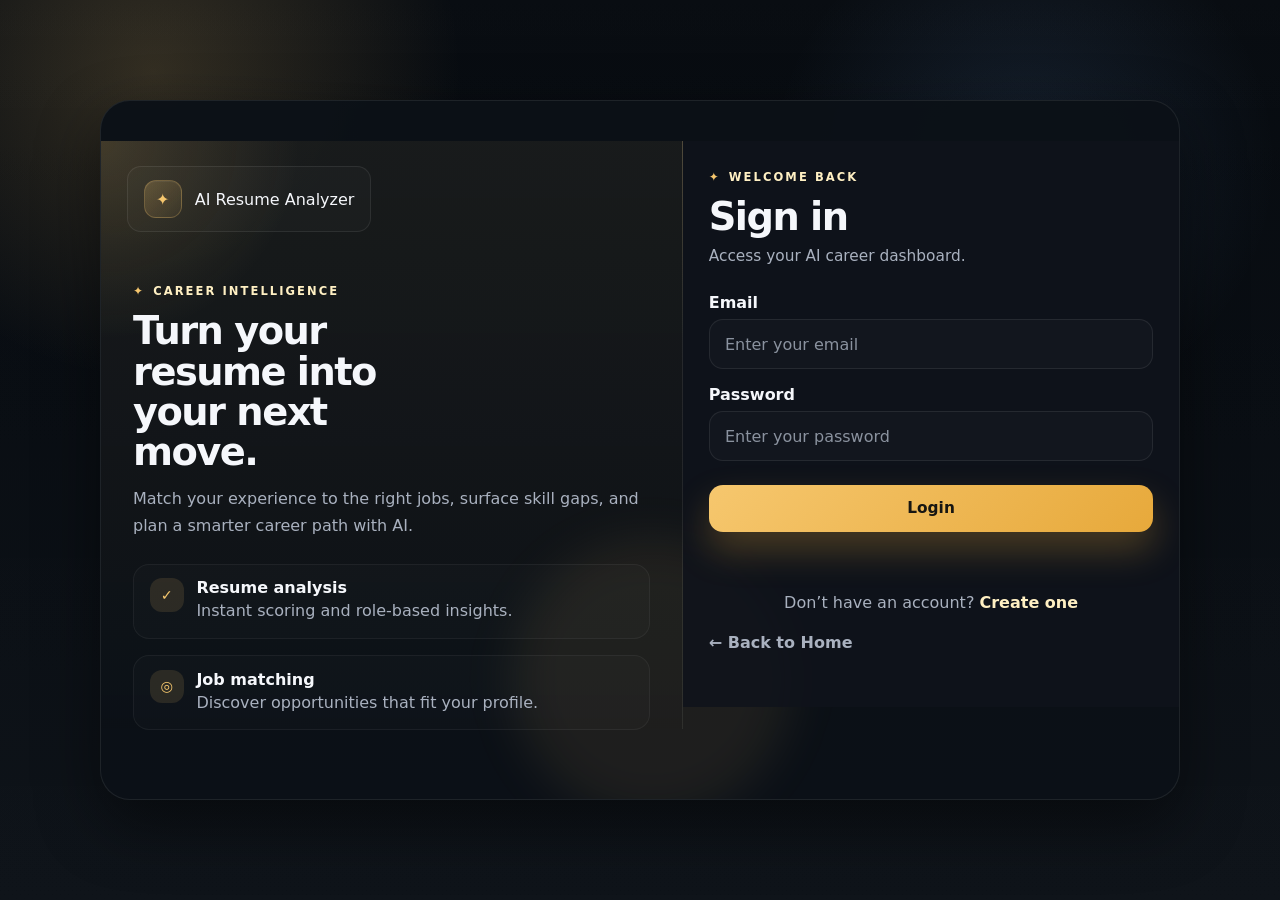
<file: frontend/index.html>
﻿<!DOCTYPE html>
<html lang="en">
<head>
    <meta charset="UTF-8">
    <meta name="viewport" content="width=device-width, initial-scale=1.0">
    <title>AI Resume Analyzer</title>
</head>
<body>

<script>
    window.location.href = "pages/login.html";
</script>

</body>
</html>
</file>
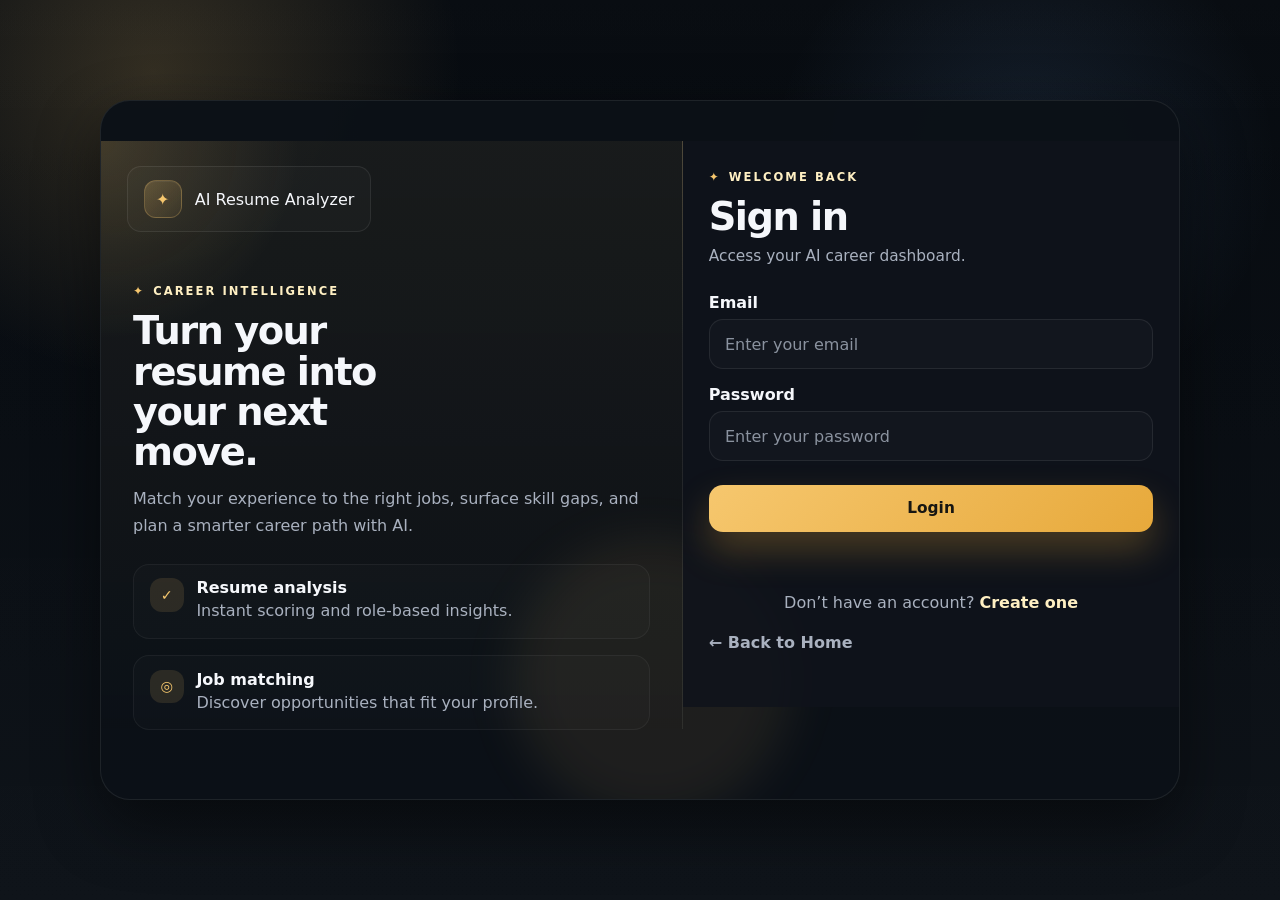
<file: frontend/pages/dashboard.html>
﻿<!DOCTYPE html>
<html lang="en">

<head>
    <meta charset="UTF-8">
    <meta name="viewport" content="width=device-width, initial-scale=1.0">

    <title>Dashboard - AI Resume Analyzer</title>

    <link rel="stylesheet" href="../css/style.css">
</head>

<body>

<header class="dashboard-header">
    <div class="brand">
        <span class="brand-mark">✦</span>
        <span>AI Resume Analyzer</span>
    </div>

    <div class="header-actions">
        <span class="status-pill">
            <span class="status-dot"></span>
            AI Online
        </span>

        <button id="logoutButton" class="btn btn-secondary">Logout</button>
    </div>
</header>


<div class="dashboard-layout">
    <aside class="sidebar">
        <div class="sidebar-brand">
            <div class="sidebar-logo">✦</div>
            <div>
                <strong>Resume AI</strong>
                <small>Career Intelligence</small>
            </div>
        </div>

        <nav class="sidebar-nav">
            <a href="#overview" class="nav-item active"><span>⌂</span>Overview</a>
            <a href="#resumes" class="nav-item"><span>▣</span>My Resumes</a>
            <a href="#jobRecommendationsSection" class="nav-item"><span>◈</span>Job Matches</a>
            <a href="#careerAdvisorSection" class="nav-item"><span>✦</span>Career AI</a>
            <a href="#roadmapSection" class="nav-item"><span>➜</span>Roadmap</a>
        </nav>

        <div class="sidebar-bottom">
            <div class="sidebar-ai-card">
                <div class="mini-ai-icon">✦</div>
                <strong>AI Career Coach</strong>
                <p>Get personalized recommendations based on your resume.</p>
            </div>
        </div>
    </aside>

    <main class="dashboard-container">
        <section id="overview" class="welcome-section">
            <div class="hero-content">
                <div>
                    <span class="eyebrow">AI career intelligence</span>
                    <h1 id="dashboardTitle">Dashboard</h1>
                    <p id="dashboardDescription">Welcome to AI Resume Analyzer.</p>
                </div>

                <div class="hero-visual" aria-hidden="true">
                    <div class="hero-orbit"></div>
                    <div class="hero-core">✦</div>
                </div>
            </div>
        </section>

        <section class="stats-grid">
            <div class="stat-card">
                <div class="stat-icon purple">✦</div>
                <div>
                    <span>Resume Score</span>
                    <strong id="resumeScore">--</strong>
                </div>
            </div>

            <div class="stat-card">
                <div class="stat-icon blue">◈</div>
                <div>
                    <span>Detected Skills</span>
                    <strong id="skillsCount">--</strong>
                </div>
            </div>

            <div class="stat-card">
                <div class="stat-icon green">✓</div>
                <div>
                    <span>Job Matches</span>
                    <strong id="matchesCount">--</strong>
                </div>
            </div>

            <div class="stat-card">
                <div class="stat-icon orange">!</div>
                <div>
                    <span>Missing Skills</span>
                    <strong id="missingSkillsCount">--</strong>
                </div>
            </div>
        </section>


        <!-- ================= JOB SEEKER ================= -->

        <div
            id="jobSeekerDashboard"
            style="display:none;"
        >


            <!-- UPLOAD -->

            <section class="dashboard-card upload-card">
                <div class="card-heading">
                    <div>
                        <span class="section-label">Step 01</span>
                        <h2>Upload your resume</h2>
                        <p>Let AI analyze your experience, skills, and education.</p>
                    </div>
                    <div class="upload-icon">↑</div>
                </div>

                <form id="uploadForm">
                    <div class="drop-zone">
                        <div class="drop-icon">↑</div>
                        <strong>Choose your resume</strong>
                        <span>PDF or DOCX · Maximum recommended size 10MB</span>
                        <input type="file" id="resumeFile" accept=".pdf,.docx" required>
                    </div>

                    <button type="submit" class="btn btn-primary upload-button">Analyze Resume <span>→</span></button>
                </form>

                <p id="uploadMessage" class="message"></p>
            </section>


            <!-- ================= SCORE + PROGRESS ================= -->

            <section class="insights-grid">
                <div class="dashboard-card score-card">
                    <div>
                        <span class="section-label">AI Analysis</span>
                        <h2>Resume Score</h2>
                        <p class="score-description">Your score will be calculated after analyzing your resume.</p>
                    </div>

                    <div class="score-wrapper">
                        <div class="score-circle">
                            <div class="score-circle-inner">
                                <strong id="scoreCircleValue">--</strong>
                                <span>/ 100</span>
                            </div>
                        </div>
                    </div>
                </div>

                <div class="dashboard-card progress-card">
                    <span class="section-label">Career Progress</span>
                    <h2>AI Engineer Path</h2>

                    <div class="progress-list">
                        <div class="progress-row">
                            <div><span>Python</span><strong>✓</strong></div>
                            <div class="progress-bar"><span style="width:100%"></span></div>
                        </div>

                        <div class="progress-row">
                            <div><span>Machine Learning</span><strong>--</strong></div>
                            <div class="progress-bar"><span style="width:45%"></span></div>
                        </div>

                        <div class="progress-row">
                            <div><span>Deep Learning</span><strong>--</strong></div>
                            <div class="progress-bar"><span style="width:20%"></span></div>
                        </div>

                        <div class="progress-row">
                            <div><span>TensorFlow / PyTorch</span><strong>--</strong></div>
                            <div class="progress-bar"><span style="width:10%"></span></div>
                        </div>
                    </div>
                </div>
            </section>


            <!-- ================= RESUMES ================= -->

            <section id="resumes" class="dashboard-card">
                <div class="section-header">
                    <div>
                        <span class="section-label">Documents</span>
                        <h2>My Resumes</h2>
                        <p>Manage and analyze your uploaded resumes.</p>
                    </div>
                    <button id="refreshResumes" class="btn btn-secondary">↻ Refresh</button>
                </div>

                <div id="resumeList">
                    <p>Loading resumes...</p>
                </div>
            </section>


            <!-- ================= ANALYSIS ================= -->

            <section id="analysisSection" class="dashboard-card" style="display:none;">
                <div class="section-header">
                    <div>
                        <span class="section-label">AI report</span>
                        <h2>Resume Analysis</h2>
                    </div>
                </div>
                <div id="analysisResult"></div>
            </section>


            <!-- ================= JOBS ================= -->

            <section id="jobRecommendationsSection" class="dashboard-card" style="display:none;">
                <div class="section-header">
                    <div>
                        <span class="section-label">Opportunities</span>
                        <h2>Best job matches</h2>
                    </div>
                </div>
                <div id="jobRecommendationsResult"></div>
            </section>


            <!-- ================= CAREER AI ================= -->

            <section id="careerAdvisorSection" class="dashboard-card career-ai-card" style="display:none;">
                <div class="ai-header">
                    <div class="ai-avatar">✦</div>
                    <div>
                        <span class="section-label">AI career coach</span>
                        <h2>Career Advisor</h2>
                        <p>Ask anything about your next career move.</p>
                    </div>
                </div>

                <textarea id="careerQuestion" rows="5" placeholder="What should I learn next to become an AI Engineer?"></textarea>
                <button id="askCareerButton" class="btn btn-primary">Ask Career Advisor <span>→</span></button>
                <div id="careerAdvisorResult" class="analysis-box" style="display:none;"></div>
            </section>


            <!-- ================= ROADMAP ================= -->

            <section id="roadmapSection" class="dashboard-card roadmap-card" style="display:none;">
                <div class="section-header">
                    <div>
                        <span class="section-label">Roadmap</span>
                        <h2>Personalized Learning Roadmap</h2>
                        <p>Build the skills you are missing in the right order.</p>
                    </div>
                    <div class="roadmap-icon">◈</div>
                </div>
                <div class="roadmap-actions">
                    <button id="generateRoadmapButton" class="btn btn-primary">Generate My Roadmap <span>→</span></button>
                    <span class="roadmap-action-note">Turn your skill gaps into a practical sequence.</span>
                </div>
                <div id="roadmapResult" class="analysis-box" style="display:none;"></div>
            </section>

        </div>


        <!-- ================= EMPLOYER ================= -->

        <div id="employerDashboard" style="display:none;">
            <section class="dashboard-card employer-create">
                <div class="section-heading">
                    <span class="section-label">Employer</span>
                    <h2>Create a Job Opportunity</h2>
                    <p>Publish a role and find candidates with the right skills.</p>
                </div>

                <form id="jobForm">
                    <div class="form-group">
                        <label for="jobTitle">Job Title</label>
                        <input type="text" id="jobTitle" placeholder="Job Title" required>
                    </div>

                    <div class="form-group">
                        <label for="jobContent">Job Description</label>
                        <textarea id="jobContent" placeholder="Job Description" rows="6" required></textarea>
                    </div>

                    <div class="form-group">
                        <label for="jobSkills">Required Skills</label>
                        <input type="text" id="jobSkills" placeholder="Required Skills (Python, SQL, Machine Learning)">
                    </div>

                    <button type="submit" class="btn btn-primary">Publish Job <span>→</span></button>
                </form>

                <p id="jobMessage" class="message"></p>
            </section>

            <section class="dashboard-card">
                <div class="section-header">
                    <div>
                        <span class="section-label">Your opportunities</span>
                        <h2>My Jobs</h2>
                    </div>
                    <button id="refreshJobs" class="btn btn-secondary">↻ Refresh</button>
                </div>

                <input type="text" id="jobSearch" placeholder="Search jobs...">
                <div id="jobList">
                    <p>Loading jobs...</p>
                </div>
            </section>
        </div>

    </main>

</div>


<script src="../js/api.js"></script>
<script src="../js/dashboard.js"></script>
<script src="../js/employer.js"></script>

</body>

</html>
</file>
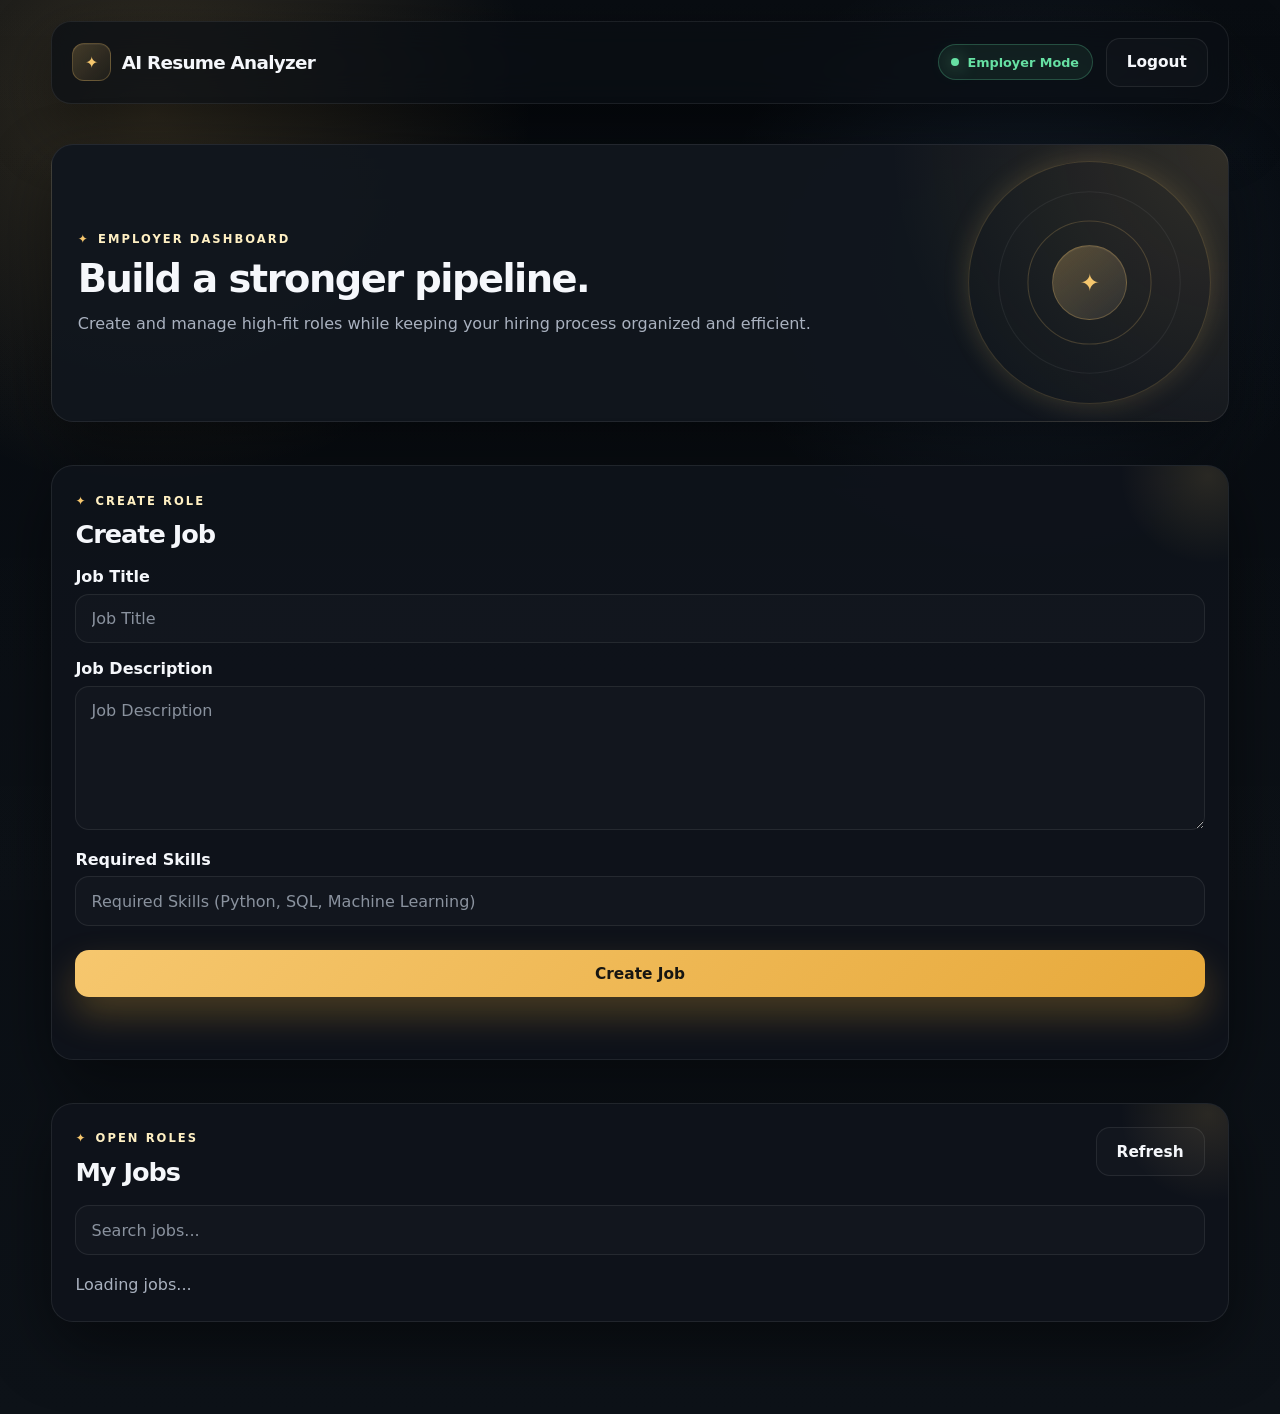
<file: frontend/pages/employer.html>
﻿<!DOCTYPE html>
<html lang="en">
<head>
    <meta charset="UTF-8">
    <meta name="viewport" content="width=device-width, initial-scale=1.0">
    <title>Employer Dashboard - AI Resume Analyzer</title>
    <link rel="stylesheet" href="../css/style.css">
</head>

<body>

<header class="dashboard-header">
    <div class="brand">
        <span class="brand-mark">✦</span>
        <span>AI Resume Analyzer</span>
    </div>

    <div class="header-actions">
        <span class="status-pill">
            <span class="status-dot"></span>
            Employer Mode
        </span>

        <button id="logoutButton" class="btn btn-secondary">
            Logout
        </button>
    </div>
</header>

<main class="dashboard-container">
    <section class="welcome-section">
        <div class="hero-content">
            <div>
                <span class="eyebrow">Employer dashboard</span>
                <h1>Build a stronger pipeline.</h1>
                <p>Create and manage high-fit roles while keeping your hiring process organized and efficient.</p>
            </div>

            <div class="hero-visual" aria-hidden="true">
                <div class="hero-orbit"></div>
                <div class="hero-core">✦</div>
            </div>
        </div>
    </section>

    <section class="dashboard-card">
        <div class="section-header">
            <div>
                <span class="section-label">Create role</span>
                <h2>Create Job</h2>
            </div>
        </div>

        <form id="jobForm">
            <div class="form-group">
                <label for="jobTitle">Job Title</label>
                <input type="text" id="jobTitle" placeholder="Job Title" required>
            </div>

            <div class="form-group">
                <label for="jobContent">Job Description</label>
                <textarea id="jobContent" placeholder="Job Description" rows="6" required></textarea>
            </div>

            <div class="form-group">
                <label for="jobSkills">Required Skills</label>
                <input type="text" id="jobSkills" placeholder="Required Skills (Python, SQL, Machine Learning)">
            </div>

            <button type="submit" class="btn btn-primary">Create Job</button>
        </form>

        <p id="jobMessage" class="message"></p>
    </section>

    <section class="dashboard-card">
        <div class="section-header">
            <div>
                <span class="section-label">Open roles</span>
                <h2>My Jobs</h2>
            </div>
            <button id="refreshJobs" class="btn btn-secondary">Refresh</button>
        </div>

        <input type="text" id="jobSearch" placeholder="Search jobs...">
        <div id="jobList">
            <p>Loading jobs...</p>
        </div>
    </section>
</main>

<script src="../js/api.js"></script>
<script src="../js/employer.js"></script>

</body>
</html>
</file>
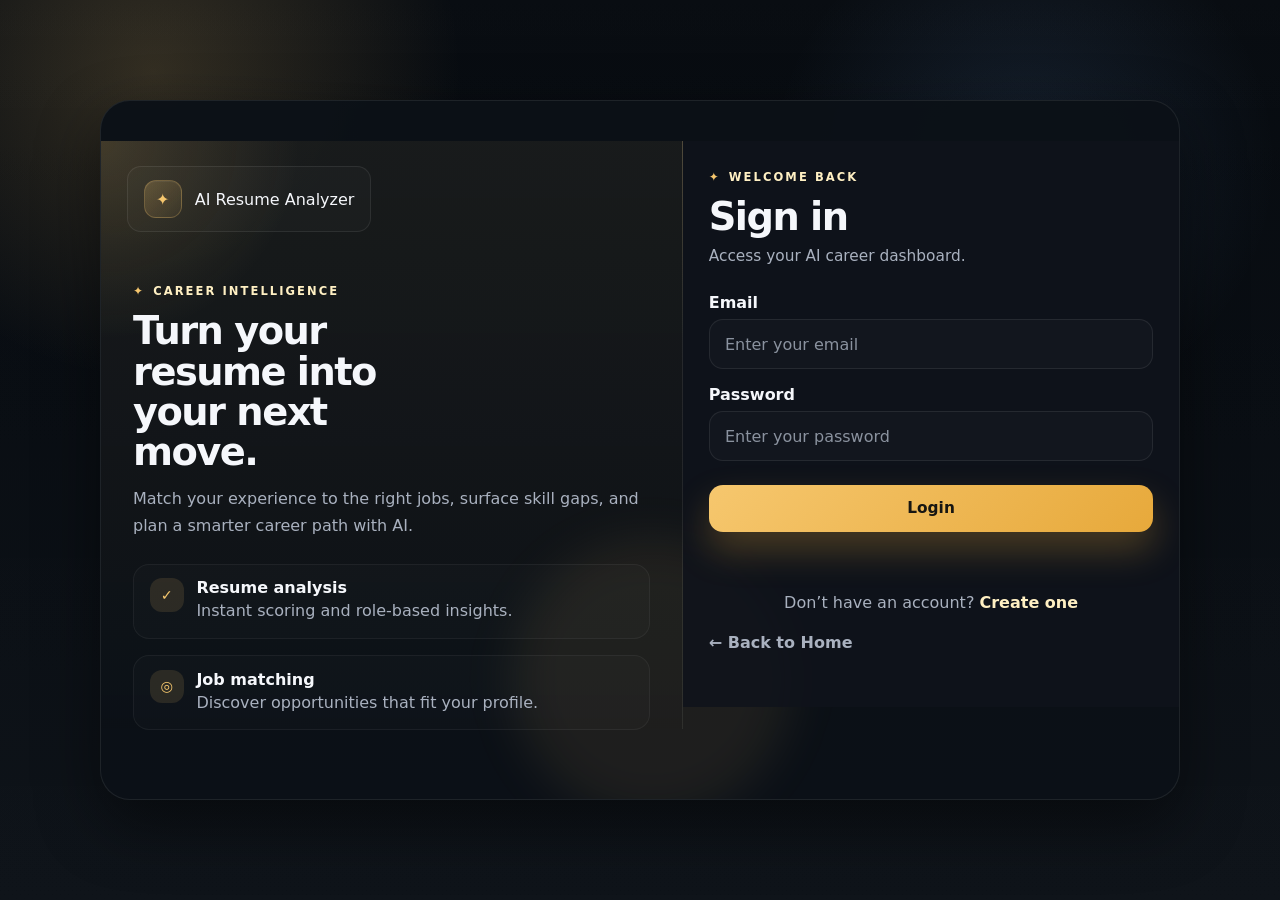
<file: frontend/pages/login.html>
<!DOCTYPE html>
<html lang="en">
<head>
    <meta charset="UTF-8">
    <meta name="viewport" content="width=device-width, initial-scale=1.0">
    <title>Login - AI Resume Analyzer</title>
    <link rel="stylesheet" href="../css/style.css">
</head>
<body class="auth-page">

<main class="auth-shell">
    <aside class="auth-visual">
        <div class="brand-lockup">
            <span class="brand-mark">✦</span>
            <span>AI Resume Analyzer</span>
        </div>

        <div class="auth-hero">
            <span class="eyebrow">Career intelligence</span>
            <h1>Turn your resume into your next move.</h1>
            <p>Match your experience to the right jobs, surface skill gaps, and plan a smarter career path with AI.</p>

            <div class="auth-feature-list">
                <div class="auth-feature">
                    <span class="feature-mark">✓</span>
                    <div>
                        <strong>Resume analysis</strong>
                        <p>Instant scoring and role-based insights.</p>
                    </div>
                </div>
                <div class="auth-feature">
                    <span class="feature-mark">◎</span>
                    <div>
                        <strong>Job matching</strong>
                        <p>Discover opportunities that fit your profile.</p>
                    </div>
                </div>
            </div>
        </div>
    </aside>

    <section class="auth-card">
        <div class="auth-header">
            <span class="eyebrow">Welcome back</span>
            <h1>Sign in</h1>
            <p class="auth-subtitle">Access your AI career dashboard.</p>
        </div>

        <form id="loginForm">
            <div class="form-group">
                <label for="email">Email</label>
                <input type="email" id="email" placeholder="Enter your email" required>
            </div>

            <div class="form-group">
                <label for="password">Password</label>
                <input type="password" id="password" placeholder="Enter your password" required>
            </div>

            <button type="submit" class="btn btn-primary auth-button">Login</button>
        </form>

        <p id="loginMessage" class="message"></p>

        <p class="auth-footer">
            Don’t have an account?
            <a href="register.html">Create one</a>
        </p>

        <a href="../index.html" class="back-link">← Back to Home</a>
    </section>
</main>

<script src="../js/api.js"></script>
<script src="../js/auth.js"></script>

</body>
</html>
</file>
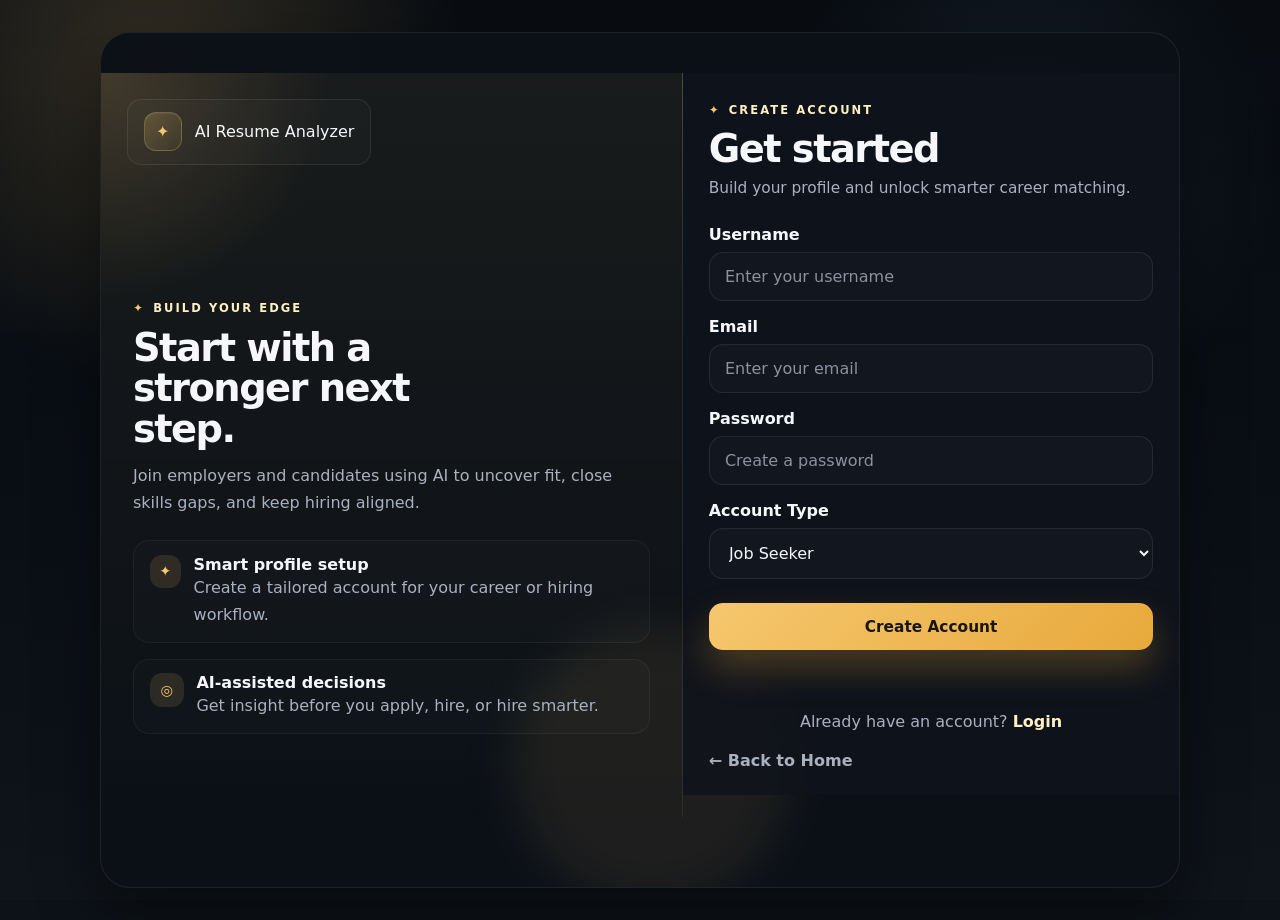
<file: frontend/pages/register.html>
<!DOCTYPE html>
<html lang="en">
<head>
    <meta charset="UTF-8">
    <meta name="viewport" content="width=device-width, initial-scale=1.0">
    <title>Register - AI Resume Analyzer</title>
    <link rel="stylesheet" href="../css/style.css">
</head>
<body class="auth-page">

<main class="auth-shell">
    <aside class="auth-visual">
        <div class="brand-lockup">
            <span class="brand-mark">✦</span>
            <span>AI Resume Analyzer</span>
        </div>

        <div class="auth-hero">
            <span class="eyebrow">Build your edge</span>
            <h1>Start with a stronger next step.</h1>
            <p>Join employers and candidates using AI to uncover fit, close skills gaps, and keep hiring aligned.</p>

            <div class="auth-feature-list">
                <div class="auth-feature">
                    <span class="feature-mark">✦</span>
                    <div>
                        <strong>Smart profile setup</strong>
                        <p>Create a tailored account for your career or hiring workflow.</p>
                    </div>
                </div>
                <div class="auth-feature">
                    <span class="feature-mark">◎</span>
                    <div>
                        <strong>AI-assisted decisions</strong>
                        <p>Get insight before you apply, hire, or hire smarter.</p>
                    </div>
                </div>
            </div>
        </div>
    </aside>

    <section class="auth-card">
        <div class="auth-header">
            <span class="eyebrow">Create account</span>
            <h1>Get started</h1>
            <p class="auth-subtitle">Build your profile and unlock smarter career matching.</p>
        </div>

        <form id="registerForm">
            <div class="form-group">
                <label for="username">Username</label>
                <input type="text" id="username" placeholder="Enter your username" required>
            </div>

            <div class="form-group">
                <label for="email">Email</label>
                <input type="email" id="email" placeholder="Enter your email" required>
            </div>

            <div class="form-group">
                <label for="password">Password</label>
                <input type="password" id="password" placeholder="Create a password" required>
            </div>

            <div class="form-group">
                <label for="role">Account Type</label>
                <select id="role" required>
                    <option value="job_seeker">Job Seeker</option>
                    <option value="employer">Employer</option>
                </select>
            </div>

            <button type="submit" class="btn btn-primary auth-button">Create Account</button>
        </form>

        <p id="registerMessage" class="message"></p>

        <p class="auth-footer">
            Already have an account?
            <a href="login.html">Login</a>
        </p>

        <a href="../index.html" class="back-link">← Back to Home</a>
    </section>
</main>

<script src="../js/api.js"></script>
<script src="../js/auth.js"></script>

</body>
</html>
</file>
<file: frontend/css/style.css>
﻿/* =========================================================
   AI RESUME ANALYZER — PREMIUM DARK GOLD UI
   ========================================================= */

:root {
    --bg: #070b10;
    --bg-elevated: #101820;
    --panel: rgba(15, 19, 27, 0.9);
    --panel-strong: #121c28;
    --card: rgba(18, 24, 34, 0.84);
    --card-soft: rgba(255, 255, 255, 0.02);
    --border: rgba(255, 255, 255, 0.08);
    --border-strong: rgba(246, 199, 110, 0.25);
    --text: #f5f7fb;
    --muted: #a9b1bf;
    --gold: #f6c76e;
    --gold-strong: #e7a93b;
    --gold-soft: #fff0c3;
    --blue: #7ab3ff;
    --green: #66e0a3;
    --red: #ff7d8d;
    --shadow: 0 24px 64px rgba(0, 0, 0, 0.45);
    --radius: 22px;
}

* {
    box-sizing: border-box;
}

html {
    scroll-behavior: smooth;
}

body {
    margin: 0;
    min-height: 100vh;
    font-family: Inter, "Segoe UI", system-ui, -apple-system, BlinkMacSystemFont, sans-serif;
    color: var(--text);
    background:
        radial-gradient(circle at 12% 8%, rgba(246, 199, 110, 0.18), transparent 22%),
        radial-gradient(circle at 80% 18%, rgba(122, 179, 255, 0.12), transparent 20%),
        linear-gradient(180deg, #070b10 0%, #0d1218 100%);
}

body::before {
    content: "";
    position: fixed;
    inset: 0;
    pointer-events: none;
    background: linear-gradient(180deg, rgba(255,255,255,0.01), transparent 24%, rgba(255,255,255,0.01));
}

img {
    max-width: 100%;
    display: block;
}

button,
input,
textarea,
select {
    font: inherit;
}

button,
.btn {
    border: 0;
    border-radius: 14px;
    padding: 0.9rem 1.25rem;
    color: var(--text);
    font-weight: 700;
    font-size: 0.96rem;
    cursor: pointer;
    transition: transform 0.2s ease, box-shadow 0.2s ease, border-color 0.2s ease, background 0.2s ease;
}

button:hover,
.btn:hover {
    transform: translateY(-2px);
}

button:focus-visible,
.btn:focus-visible,
input:focus-visible,
textarea:focus-visible,
select:focus-visible,
a:focus-visible {
    outline: 2px solid rgba(246, 199, 110, 0.9);
    outline-offset: 3px;
}

.btn-primary,
button[type="submit"] {
    background: linear-gradient(135deg, var(--gold) 0%, var(--gold-strong) 100%);
    color: #171612;
    box-shadow: 0 18px 36px rgba(231, 169, 59, 0.28);
}

.btn-primary:hover,
button[type="submit"]:hover {
    box-shadow: 0 20px 42px rgba(231, 169, 59, 0.36);
}

.btn-secondary {
    background: rgba(255,255,255,0.02);
    border: 1px solid var(--border);
    color: var(--text);
}

.btn-danger {
    background: rgba(255, 125, 141, 0.08);
    color: #ffb2be;
    border: 1px solid rgba(255, 125, 141, 0.2);
}

.btn-secondary:hover,
.btn-danger:hover {
    border-color: rgba(255,255,255,0.16);
}

main,
.container,
.dashboard-container,
.auth-shell,
.dashboard-header {
    width: min(1320px, 92%);
    margin: 0 auto;
}

main {
    padding: 40px 0 70px;
}

section {
    margin-bottom: 22px;
}

p {
    color: var(--muted);
    line-height: 1.7;
    margin: 0;
}

h1, h2, h3 {
    margin: 0 0 0.65rem;
    letter-spacing: -0.04em;
}

h1 {
    font-size: clamp(2.2rem, 3vw, 3.6rem);
    line-height: 1.05;
}

h2 {
    font-size: clamp(1.5rem, 2vw, 2.2rem);
    line-height: 1.15;
}

h3 {
    font-size: 1.08rem;
}

a {
    color: inherit;
    text-decoration: none;
}

#dashboardTitle,
#dashboardDescription,
.hero h1 {
    max-width: 700px;
}

#dashboardTitle,
.hero h1 {
    background: linear-gradient(120deg, #ffffff 15%, #fff1c9 42%, var(--gold) 100%);
    -webkit-background-clip: text;
    background-clip: text;
    color: transparent;
}

.eyebrow,
.section-label {
    display: inline-flex;
    align-items: center;
    gap: 0.5rem;
    margin-bottom: 0.8rem;
    color: var(--gold-soft);
    font-size: 0.72rem;
    font-weight: 800;
    letter-spacing: 0.18em;
    text-transform: uppercase;
}

.eyebrow::before,
.section-label::before {
    content: "✦";
    font-size: 0.75rem;
    color: var(--gold);
}

/* =========================================================
   Dashboard shell
   ========================================================= */

.dashboard-header {
    display: flex;
    justify-content: space-between;
    align-items: center;
    gap: 1rem;
    margin-top: 1.3rem;
    background: rgba(10, 14, 20, 0.72);
    border: 1px solid var(--border);
    border-radius: 20px;
    padding: 1rem 1.25rem;
    backdrop-filter: blur(16px);
    box-shadow: var(--shadow);
}

.brand {
    display: inline-flex;
    align-items: center;
    gap: 0.7rem;
    font-weight: 800;
    letter-spacing: -0.04em;
    font-size: 1.15rem;
}

.brand-mark,
.sidebar-logo,
.mini-ai-icon,
.upload-icon,
.hero-core,
.drop-icon {
    display: inline-flex;
    align-items: center;
    justify-content: center;
    width: 2.4rem;
    height: 2.4rem;
    border-radius: 12px;
    background: linear-gradient(135deg, rgba(246, 199, 110, 0.22), rgba(246, 199, 110, 0.05));
    border: 1px solid var(--border-strong);
    color: var(--gold);
    font-size: 1rem;
    box-shadow: inset 0 1px 0 rgba(255,255,255,0.05);
}

.header-actions {
    display: flex;
    align-items: center;
    gap: 0.8rem;
}

.status-pill {
    display: inline-flex;
    align-items: center;
    gap: 0.5rem;
    padding: 0.6rem 0.8rem;
    border-radius: 999px;
    border: 1px solid rgba(102, 224, 163, 0.25);
    background: rgba(102, 224, 163, 0.08);
    color: var(--green);
    font-size: 0.8rem;
    font-weight: 700;
}

.status-dot {
    width: 0.5rem;
    height: 0.5rem;
    background: var(--green);
    border-radius: 50%;
    box-shadow: 0 0 18px rgba(102, 224, 163, 0.8);
}

.dashboard-layout {
    display: grid;
    grid-template-columns: 280px minmax(0, 1fr);
    gap: 1.5rem;
    width: min(1320px, 92%);
    margin: 1.4rem auto 3rem;
}

.sidebar {
    background: rgba(12, 17, 23, 0.92);
    border: 1px solid var(--border);
    border-radius: 26px;
    padding: 1.2rem 1rem 1rem;
    box-shadow: var(--shadow);
}

.sidebar-brand {
    display: flex;
    align-items: center;
    gap: 0.9rem;
    padding: 0.75rem 0.8rem 1.3rem;
    border-bottom: 1px solid var(--border);
}

.sidebar-logo {
    width: 2.8rem;
    height: 2.8rem;
}

.sidebar-brand strong {
    display: block;
    font-size: 1.04rem;
}

.sidebar-brand small {
    color: var(--muted);
}

.sidebar-nav {
    display: flex;
    flex-direction: column;
    gap: 0.5rem;
    padding: 1.1rem 0.4rem 0;
}

.nav-item {
    display: flex;
    align-items: center;
    gap: 0.8rem;
    padding: 0.8rem 0.9rem;
    border-radius: 14px;
    color: var(--muted);
    font-weight: 600;
    border: 1px solid transparent;
    transition: background 0.2s ease, border-color 0.2s ease, color 0.2s ease;
}

.nav-item:hover {
    background: rgba(255,255,255,0.02);
    border-color: var(--border);
    color: var(--text);
}

.nav-item.active {
    background: linear-gradient(135deg, rgba(246, 199, 110, 0.14), rgba(255,255,255,0.02));
    border-color: var(--border-strong);
    color: var(--text);
    box-shadow: inset 0 1px 0 rgba(255,255,255,0.04);
}

.sidebar-bottom {
    padding-top: 1.4rem;
}

.sidebar-ai-card {
    background: linear-gradient(180deg, rgba(255,255,255,0.02), rgba(246, 199, 110, 0.04));
    border: 1px solid var(--border);
    border-radius: 20px;
    padding: 1rem 0.9rem;
}

.sidebar-ai-card strong {
    display: block;
    margin-top: 0.7rem;
}

.sidebar-ai-card p {
    margin-top: 0.6rem;
    font-size: 0.9rem;
}

.dashboard-container {
    display: flex;
    flex-direction: column;
    gap: 1.35rem;
}

.welcome-section,
.dashboard-card,
.analysis-box,
.resume-item,
.auth-card,
.auth-shell,
.job-form,
.employer-card {
    position: relative;
    overflow: hidden;
    background: var(--panel);
    border: 1px solid var(--border);
    border-radius: var(--radius);
    box-shadow: var(--shadow);
}

.welcome-section {
    padding: clamp(1.4rem, 2vw, 2rem);
    background:
        radial-gradient(circle at top right, rgba(246, 199, 110, 0.14), transparent 28%),
        rgba(17, 22, 30, 0.96);
}

.hero-content {
    display: flex;
    justify-content: space-between;
    align-items: center;
    gap: 1.25rem;
}

.hero-content > div:first-child {
    flex: 1;
}

.hero-visual {
    position: relative;
    width: clamp(140px, 22vw, 225px);
    height: clamp(140px, 22vw, 225px);
    display: grid;
    place-items: center;
}

.hero-orbit {
    position: absolute;
    inset: 0;
    border: 1px solid rgba(246, 199, 110, 0.17);
    border-radius: 50%;
    transform: scale(1.08);
    box-shadow: 0 0 24px rgba(246, 199, 110, 0.18);
}

.hero-orbit::before,
.hero-orbit::after {
    content: "";
    position: absolute;
    inset: 12%;
    border: 1px solid rgba(255,255,255,0.06);
    border-radius: 50%;
}

.hero-orbit::after {
    inset: 24%;
    border-color: rgba(246, 199, 110, 0.2);
}

.hero-core {
    position: relative;
    width: 4.7rem;
    height: 4.7rem;
    background: linear-gradient(135deg, rgba(246, 199, 110, 0.28), rgba(255,255,255,0.07));
    font-size: 1.5rem;
    border-radius: 50%;
}

.stats-grid {
    display: grid;
    grid-template-columns: repeat(4, minmax(0, 1fr));
    gap: 1rem;
}

.stat-card {
    display: flex;
    align-items: center;
    gap: 1rem;
    padding: 1.15rem 1.1rem;
    background: rgba(19, 25, 34, 0.9);
    border: 1px solid var(--border);
    border-radius: 20px;
    box-shadow: inset 0 1px 0 rgba(255,255,255,0.02);
}

.stat-icon {
    display: grid;
    place-items: center;
    width: 2.8rem;
    height: 2.8rem;
    border-radius: 14px;
    font-size: 1.1rem;
    font-weight: 900;
}

.stat-icon.purple {
    background: rgba(151, 124, 255, 0.12);
    color: #c5b1ff;
}

.stat-icon.blue {
    background: rgba(122, 179, 255, 0.12);
    color: #a9d0ff;
}

.stat-icon.green {
    background: rgba(102, 224, 163, 0.12);
    color: var(--green);
}

.stat-icon.orange {
    background: rgba(246, 199, 110, 0.12);
    color: var(--gold);
}

.stat-card div:last-child {
    display: flex;
    flex-direction: column;
    gap: 0.2rem;
}

.stat-card span {
    color: var(--muted);
    font-size: 0.74rem;
    text-transform: uppercase;
    letter-spacing: 0.08em;
}

.stat-card strong {
    font-size: clamp(1.2rem, 1.7vw, 1.9rem);
    letter-spacing: -0.04em;
}

.dashboard-card {
    padding: 1.45rem;
}

.dashboard-card::before,
.analysis-box::before,
.resume-item::before {
    content: "";
    position: absolute;
    width: 200px;
    height: 200px;
    right: -80px;
    top: -90px;
    background: radial-gradient(circle, rgba(246, 199, 110, 0.12), transparent 62%);
    pointer-events: none;
}

.card-heading,
.section-header {
    position: relative;
    z-index: 1;
    display: flex;
    justify-content: space-between;
    align-items: flex-start;
    gap: 1rem;
    margin-bottom: 1.1rem;
}

.upload-card .card-heading {
    align-items: center;
}

.upload-icon {
    width: 3.5rem;
    height: 3.5rem;
    border-radius: 18px;
    font-size: 1.3rem;
}

.drop-zone {
    position: relative;
    display: grid;
    place-items: center;
    gap: 0.5rem;
    min-height: 210px;
    padding: 1.5rem;
    border: 1px dashed rgba(246, 199, 110, 0.42);
    border-radius: 18px;
    background: rgba(246, 199, 110, 0.04);
    text-align: center;
    margin-top: 1rem;
}

.drop-zone input[type="file"] {
    position: absolute;
    inset: 0;
    opacity: 0;
    cursor: pointer;
}

.drop-zone strong {
    font-size: 1.15rem;
}

.drop-zone span {
    color: var(--muted);
    display: block;
}

.drop-icon {
    width: 3.5rem;
    height: 3.5rem;
    border-radius: 18px;
    font-size: 1.4rem;
}

.upload-button {
    margin-top: 1rem;
    width: 100%;
}

.insights-grid {
    display: grid;
    grid-template-columns: minmax(0, 1.25fr) minmax(260px, 0.75fr);
    gap: 1rem;
}

.score-card,
.progress-card {
    padding: 1.3rem;
}

.score-card {
    display: flex;
    justify-content: space-between;
    align-items: center;
    gap: 1rem;
}

.score-wrapper {
    display: flex;
    justify-content: center;
    align-items: center;
}

.score-circle {
    display: grid;
    place-items: center;
    width: 150px;
    height: 150px;
    border-radius: 50%;
    background: radial-gradient(circle at center, rgba(246, 199, 110, 0.14) 0%, rgba(14, 20, 29, 0.2) 50%, rgba(14, 20, 29, 0.85) 100%);
    border: 12px solid rgba(246, 199, 110, 0.15);
    position: relative;
}

.score-circle::before {
    content: "";
    position: absolute;
    inset: 12px;
    border-radius: 50%;
    border: 1px solid rgba(255,255,255,0.05);
}

.score-circle-inner {
    display: flex;
    flex-direction: column;
    align-items: center;
    justify-content: center;
    gap: 0.2rem;
}

.score-circle-inner strong {
    font-size: 2.4rem;
    letter-spacing: -0.05em;
}

.score-circle-inner span {
    color: var(--muted);
    font-size: 0.75rem;
    letter-spacing: 0.12em;
    text-transform: uppercase;
}

.live-badge {
    display: inline-flex;
    justify-content: center;
    align-items: center;
    min-width: 3.5rem;
    padding: 0.45rem 0.7rem;
    background: rgba(102, 224, 163, 0.08);
    border: 1px solid rgba(102, 224, 163, 0.2);
    border-radius: 999px;
    color: var(--green);
    font-size: 0.72rem;
    font-weight: 800;
    letter-spacing: 0.12em;
    text-transform: uppercase;
}

.progress-list {
    display: grid;
    gap: 1rem;
    margin-top: 1rem;
}

.progress-row {
    display: grid;
    gap: 0.5rem;
}

.progress-row > div:first-child {
    display: flex;
    justify-content: space-between;
    gap: 0.8rem;
    color: var(--muted);
    font-weight: 600;
}

.progress-bar {
    width: 100%;
    height: 0.7rem;
    background: rgba(255,255,255,0.05);
    border-radius: 999px;
    overflow: hidden;
}

.progress-bar span {
    display: block;
    height: 100%;
    border-radius: inherit;
    background: linear-gradient(90deg, var(--gold) 0%, var(--gold-strong) 100%);
}

#resumeList {
    display: grid;
    grid-template-columns: repeat(auto-fit, minmax(240px, 1fr));
    gap: 1rem;
}

.resume-item {
    display: flex;
    flex-direction: column;
    justify-content: space-between;
    gap: 1rem;
    padding: 1.1rem;
    min-height: 180px;
}

.resume-item strong {
    font-size: 1.03rem;
}

.resume-item p {
    margin-top: 0.5rem;
    font-size: 0.9rem;
    word-break: break-word;
}

.analyze-button {
    margin-top: auto;
    width: 100%;
}

.analysis-box {
    padding: 1.15rem 1.2rem;
    margin-top: 0.9rem;
}

.analysis-box strong {
    color: var(--gold-soft);
}

.analysis-box p {
    color: var(--muted);
}

.skill,
.skill-badge,
.badge {
    display: inline-flex;
    align-items: center;
    padding: 0.45rem 0.75rem;
    margin: 0.25rem 0.4rem 0.25rem 0;
    border-radius: 999px;
    background: rgba(246, 199, 110, 0.08);
    border: 1px solid rgba(246, 199, 110, 0.18);
    color: var(--gold-soft);
    font-size: 0.75rem;
    font-weight: 700;
}

.job-card,
.recommendation-card {
    padding: 1.15rem 1.2rem;
    margin-top: 0.8rem;
    border-radius: 18px;
    background: linear-gradient(145deg, rgba(255,255,255,0.02), rgba(255,255,255,0.01));
    border: 1px solid var(--border);
}

.match-score {
    display: inline-flex;
    align-items: center;
    justify-content: center;
    padding: 0.45rem 0.7rem;
    border-radius: 999px;
    background: rgba(102, 224, 163, 0.08);
    border: 1px solid rgba(102, 224, 163, 0.2);
    color: var(--green);
    font-weight: 800;
    margin-bottom: 0.8rem;
}

#careerAdvisorSection textarea,
#careerAdvisorResult .analysis-box,
#roadmapResult .analysis-box {
    border-left: 3px solid var(--gold);
}

#roadmapResult h3,
#careerAdvisorResult h3 {
    color: var(--text);
}

#roadmapResult strong,
#careerAdvisorResult strong {
    color: var(--gold-soft);
}

.roadmap-actions { display: flex; align-items: center; gap: 1rem; flex-wrap: wrap; margin-top: 1.4rem; }
.roadmap-action-note { color: var(--muted); font-size: 0.85rem; }
.roadmap-container { margin-top: 1.5rem; padding: clamp(1rem, 2.5vw, 2rem); border: 1px solid rgba(246, 199, 110, 0.18); border-radius: 20px; background: linear-gradient(145deg, rgba(246, 199, 110, 0.08), rgba(122, 179, 255, 0.04) 48%, rgba(255,255,255,0.02)); }
.roadmap-header { display: flex; justify-content: space-between; gap: 1rem; padding-bottom: 1.3rem; border-bottom: 1px solid var(--border); }
.roadmap-header h2 { margin-bottom: 0.35rem; }
.roadmap-label, .roadmap-detail-label { color: var(--gold); font-size: 0.7rem; font-weight: 800; letter-spacing: 0.14em; text-transform: uppercase; }
.roadmap-missing-skills { padding: 1.2rem 0 1.5rem; }
.roadmap-missing-skills h3 { margin-bottom: 0.75rem; }
.roadmap-skills { display: flex; flex-wrap: wrap; gap: 0.5rem; }
.roadmap-skill { padding: 0.45rem 0.7rem; border: 1px solid rgba(255, 125, 141, 0.25); border-radius: 999px; color: #ffb2be; background: rgba(255, 125, 141, 0.08); font-size: 0.78rem; font-weight: 700; }
.roadmap-path { position: relative; max-width: 880px; margin: 0 auto; }
.roadmap-step { display: grid; grid-template-columns: 3rem 1fr; gap: 1rem; position: relative; }
.roadmap-step-marker { z-index: 1; display: grid; place-items: center; width: 3rem; height: 3rem; border: 1px solid rgba(246, 199, 110, 0.5); border-radius: 50%; color: #171612; background: var(--gold); font-weight: 900; box-shadow: 0 0 0 7px rgba(246, 199, 110, 0.08); }
.roadmap-step-card { overflow: hidden; border: 1px solid var(--border); border-radius: 16px; background: rgba(8, 12, 17, 0.58); }
.roadmap-step-toggle { display: flex; align-items: center; justify-content: space-between; width: 100%; padding: 1rem 1.1rem; text-align: left; background: transparent; border-radius: 0; }
.roadmap-step-heading, .roadmap-step-meta { display: flex; flex-direction: column; gap: 0.35rem; }
.roadmap-step-heading strong { font-size: 1.05rem; color: var(--text); }
.roadmap-step-kicker { color: var(--gold); font-size: 0.68rem; font-weight: 800; letter-spacing: 0.1em; text-transform: uppercase; }
.roadmap-step-meta { align-items: flex-end; color: var(--muted); font-size: 0.78rem; }
.roadmap-duration { white-space: nowrap; }
.roadmap-chevron { color: var(--gold); font-size: 1.3rem; transition: transform 0.2s ease; }
.roadmap-step.is-open .roadmap-chevron { transform: rotate(180deg); }
.roadmap-step-details { display: none; padding: 0 1.1rem 1.1rem; }
.roadmap-step.is-open .roadmap-step-details { display: block; animation: roadmapReveal 0.25s ease both; }
.roadmap-step-description { margin-bottom: 1rem; }
.roadmap-focus { display: flex; align-items: center; justify-content: space-between; gap: 1rem; padding: 0.7rem 0.8rem; margin-bottom: 1rem; border-left: 2px solid var(--blue); background: rgba(122, 179, 255, 0.07); }
.roadmap-focus span { color: var(--muted); font-size: 0.75rem; }
.roadmap-focus strong { color: var(--blue); }
.roadmap-detail-grid ul { margin: 0.55rem 0 0; padding-left: 1.2rem; color: var(--muted); }
.roadmap-detail-grid li { margin-bottom: 0.35rem; line-height: 1.5; }
.roadmap-complete { display: inline-flex; align-items: center; gap: 0.55rem; margin-top: 1rem; color: var(--muted); font-size: 0.82rem; cursor: pointer; }
.roadmap-complete input { accent-color: var(--green); }
.roadmap-step.is-complete .roadmap-step-marker { color: #07150e; background: var(--green); border-color: var(--green); }
.roadmap-step.is-complete .roadmap-step-heading strong { text-decoration: line-through; text-decoration-color: rgba(102, 224, 163, 0.7); }
.roadmap-connector { height: 2.4rem; margin-left: 1.45rem; border-left: 2px dashed rgba(246, 199, 110, 0.35); color: var(--gold); }
.roadmap-connector span { position: relative; top: 0.72rem; left: -0.55rem; display: inline-block; padding: 0 0.25rem; background: #111923; }
.roadmap-footer { margin-top: 1.5rem; padding-top: 1rem; border-top: 1px solid var(--border); color: var(--muted); font-size: 0.82rem; }
.roadmap-progress { display: grid; grid-template-columns: auto auto; gap: 0.65rem 1.25rem; align-items: center; margin-top: 1.5rem; padding-top: 1rem; border-top: 1px solid var(--border); color: var(--muted); font-size: 0.82rem; }
.roadmap-progress strong { color: var(--text); }
.roadmap-progress-track { grid-column: 1 / -1; height: 0.45rem; overflow: hidden; border-radius: 999px; background: rgba(255,255,255,0.08); }
.roadmap-progress-track span { display: block; height: 100%; border-radius: inherit; background: linear-gradient(90deg, var(--gold), var(--green)); transition: width 0.35s ease; }
.roadmap-step-card { transition: border-color 0.2s ease, transform 0.2s ease, box-shadow 0.2s ease; }
.roadmap-step-card:hover { border-color: rgba(246, 199, 110, 0.42); transform: translateY(-2px); box-shadow: 0 12px 28px rgba(0,0,0,0.18); }
.roadmap-step.is-complete .roadmap-step-card { border-color: rgba(102, 224, 163, 0.35); }
@keyframes roadmapReveal { from { opacity: 0; transform: translateY(-5px); } to { opacity: 1; transform: translateY(0); } }

/* =========================================================
   Auth pages
   ========================================================= */

.auth-page {
    min-height: 100vh;
    display: flex;
    align-items: center;
    justify-content: center;
    padding: 2rem 1rem;
}

.auth-shell {
    display: grid;
    grid-template-columns: 1.08fr 0.92fr;
    width: min(1080px, 100%);
    background: rgba(12, 17, 23, 0.96);
    border: 1px solid var(--border);
    border-radius: 30px;
    overflow: hidden;
    box-shadow: var(--shadow);
}

.auth-visual {
    position: relative;
    padding: clamp(1.5rem, 2vw, 2.5rem);
    background:
        radial-gradient(circle at top left, rgba(246, 199, 110, 0.18), transparent 24%),
        linear-gradient(180deg, rgba(246, 199, 110, 0.06), rgba(12,17,23,0.16));
    border-right: 1px solid var(--border);
}

.auth-visual::before {
    content: "";
    position: absolute;
    width: 280px;
    height: 280px;
    right: -110px;
    bottom: -90px;
    background: rgba(246, 199, 110, 0.08);
    border-radius: 50%;
    filter: blur(24px);
}

.brand-lockup {
    display: inline-flex;
    align-items: center;
    gap: 0.8rem;
    padding: 0.8rem 1rem;
    border: 1px solid var(--border);
    border-radius: 14px;
    background: rgba(255,255,255,0.02);
}

.auth-hero {
    position: relative;
    z-index: 1;
    display: flex;
    flex-direction: column;
    justify-content: center;
    min-height: 100%;
    padding: 1.2rem 0.4rem 0.4rem;
}

.auth-hero h1 {
    max-width: 12ch;
    margin-bottom: 0.8rem;
}

.auth-feature-list {
    display: grid;
    gap: 1rem;
    margin-top: 1.5rem;
}

.auth-feature {
    display: flex;
    align-items: flex-start;
    gap: 0.8rem;
    padding: 0.85rem 1rem;
    border-radius: 16px;
    border: 1px solid rgba(255,255,255,0.05);
    background: rgba(255,255,255,0.015);
}

.feature-mark {
    display: inline-flex;
    align-items: center;
    justify-content: center;
    width: 2.1rem;
    height: 2.1rem;
    border-radius: 12px;
    background: rgba(246, 199, 110, 0.12);
    color: var(--gold);
    font-size: 0.9rem;
}

.auth-card {
    padding: clamp(1.6rem, 2vw, 2.3rem);
    background: rgba(15, 19, 27, 0.82);
    border: none;
    border-radius: 0;
    box-shadow: none;
}

.auth-header {
    margin-bottom: 1.5rem;
}

.auth-header h1 {
    margin-bottom: 0.35rem;
}

.auth-subtitle {
    font-size: 0.96rem;
    color: var(--muted);
}

.form-group {
    margin-bottom: 1rem;
}

label {
    display: inline-block;
    margin-bottom: 0.45rem;
    color: var(--text);
    font-weight: 600;
}

input,
textarea,
select {
    width: 100%;
    padding: 0.9rem 0.95rem;
    background: rgba(255,255,255,0.02);
    border: 1px solid var(--border);
    border-radius: 14px;
    color: var(--text);
    transition: border-color 0.2s ease, box-shadow 0.2s ease, background 0.2s ease;
}

input::placeholder,
textarea::placeholder {
    color: rgba(169, 177, 191, 0.8);
}

input:focus,
textarea:focus,
select:focus {
    border-color: rgba(246, 199, 110, 0.55);
    background: rgba(255,255,255,0.03);
    box-shadow: 0 0 0 4px rgba(246, 199, 110, 0.08);
}

.auth-button,
#jobForm button,
#loginForm button,
#registerForm button {
    width: 100%;
    margin-top: 0.5rem;
}

.auth-footer {
    margin-top: 1.2rem;
    text-align: center;
    color: var(--muted);
}

.auth-footer a,
.back-link {
    color: var(--gold-soft);
    font-weight: 700;
}

.back-link {
    display: inline-flex;
    margin-top: 1rem;
    color: var(--muted);
}

.message {
    min-height: 1.4rem;
    margin-top: 1rem;
    color: var(--gold-soft);
}

#uploadMessage,
#errorMessage,
.success,
.error {
    padding: 0.8rem 0.9rem;
    border-radius: 12px;
    margin-top: 0.9rem;
}

.success {
    background: rgba(102, 224, 163, 0.06);
    border: 1px solid rgba(102, 224, 163, 0.2);
    color: var(--green);
}

.error {
    background: rgba(255, 125, 141, 0.07);
    border: 1px solid rgba(255, 125, 141, 0.2);
    color: #ffb2be;
}

#employerDashboard {
    display: none;
}

.job-form,
.employer-card {
    padding: 1.4rem;
}

.section-header h2 {
    margin-bottom: 0;
}

.job-item {
    background: rgba(255,255,255,0.015);
}

.job-info {
    display: grid;
    gap: 0.5rem;
}

.job-actions {
    display: flex;
    gap: 0.7rem;
    flex-wrap: wrap;
}

#jobSearch {
    margin-bottom: 1rem;
}

/* =========================================================
   Responsive
   ========================================================= */

@media (max-width: 980px) {
    .dashboard-layout {
        grid-template-columns: 1fr;
    }

    .sidebar {
        padding-bottom: 0.8rem;
    }

    .sidebar-nav {
        display: grid;
        grid-template-columns: repeat(2, minmax(0, 1fr));
    }

    .auth-shell {
        grid-template-columns: 1fr;
    }

    .auth-visual {
        border-right: none;
        border-bottom: 1px solid var(--border);
    }
}

@media (max-width: 760px) {
    .dashboard-header,
    .header-actions,
    .hero-content,
    .card-heading,
    .section-header,
    .score-card {
        flex-direction: column;
        align-items: flex-start;
    }

    .header-actions {
        width: 100%;
    }

    .header-actions .btn,
    .header-actions .status-pill {
        width: 100%;
        justify-content: center;
    }

    .stats-grid,
    .insights-grid,
    .sidebar-nav,
    #resumeList {
        grid-template-columns: 1fr;
    }

    .dashboard-card,
    .welcome-section,
    .auth-card {
        padding: 1.1rem;
    }

    .hero-visual {
        width: 160px;
        height: 160px;
        margin-top: 0.8rem;
    }

    .roadmap-step {
        grid-template-columns: 2.35rem 1fr;
        gap: 0.7rem;
    }

    .roadmap-step-marker {
        width: 2.35rem;
        height: 2.35rem;
        font-size: 0.85rem;
    }

    .roadmap-step-toggle {
        align-items: flex-start;
        gap: 0.75rem;
    }

    .roadmap-step-meta {
        flex-shrink: 0;
    }

    .roadmap-progress {
        grid-template-columns: 1fr;
    }

    .roadmap-progress-track {
        grid-column: auto;
    }

    .roadmap-connector {
        margin-left: 1.1rem;
    }

    .brand {
        font-size: 1rem;
    }

    .score-circle {
        width: 120px;
        height: 120px;
    }
}

@media (max-width: 480px) {
    .dashboard-header {
        margin-top: 0.7rem;
        padding: 0.8rem 0.9rem;
    }

    .dashboard-layout,
    .dashboard-header {
        width: min(100%, 94%);
    }

    .sidebar-nav {
        grid-template-columns: 1fr;
    }

    .btn,
    button {
        width: 100%;
    }
}

::-webkit-scrollbar {
    width: 10px;
}

::-webkit-scrollbar-track {
    background: #090d13;
}

::-webkit-scrollbar-thumb {
    background: rgba(246, 199, 110, 0.22);
    border-radius: 999px;
}

::-webkit-scrollbar-thumb:hover {
    background: rgba(246, 199, 110, 0.32);
}
</file>
